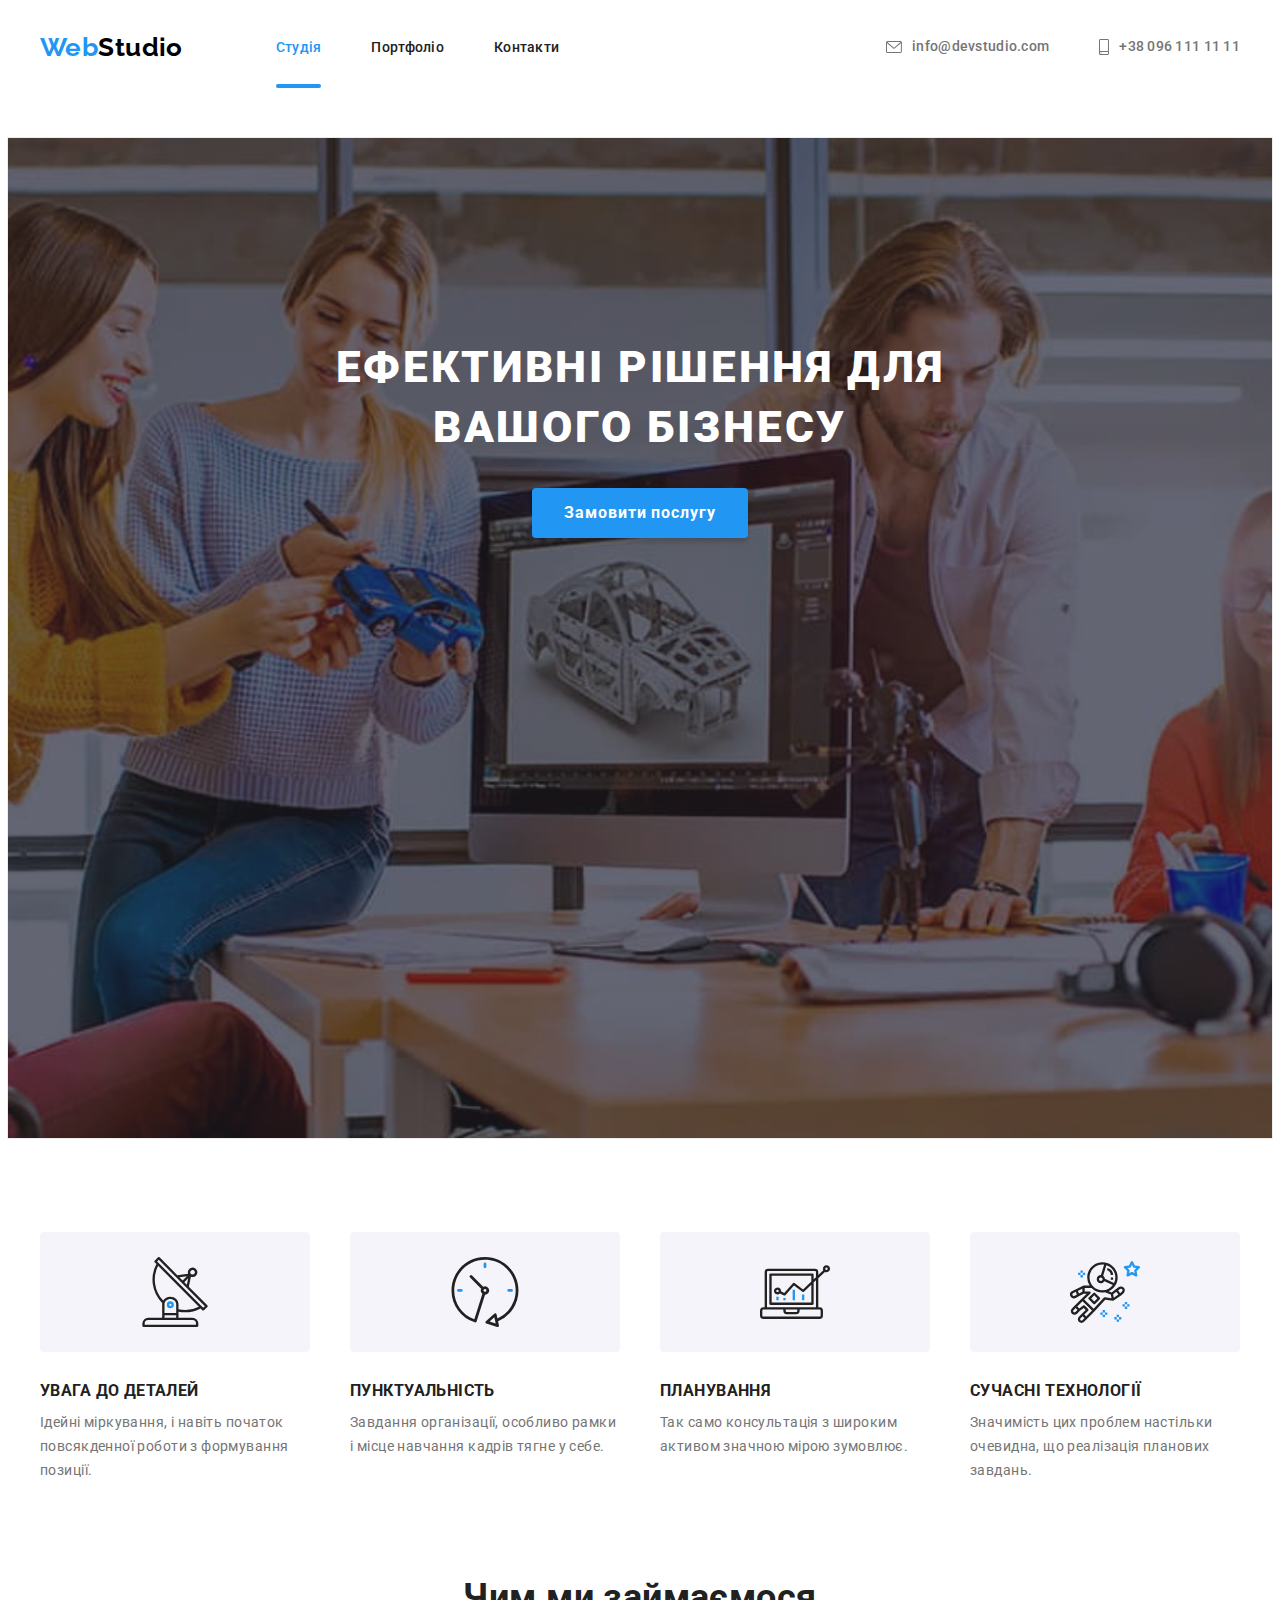
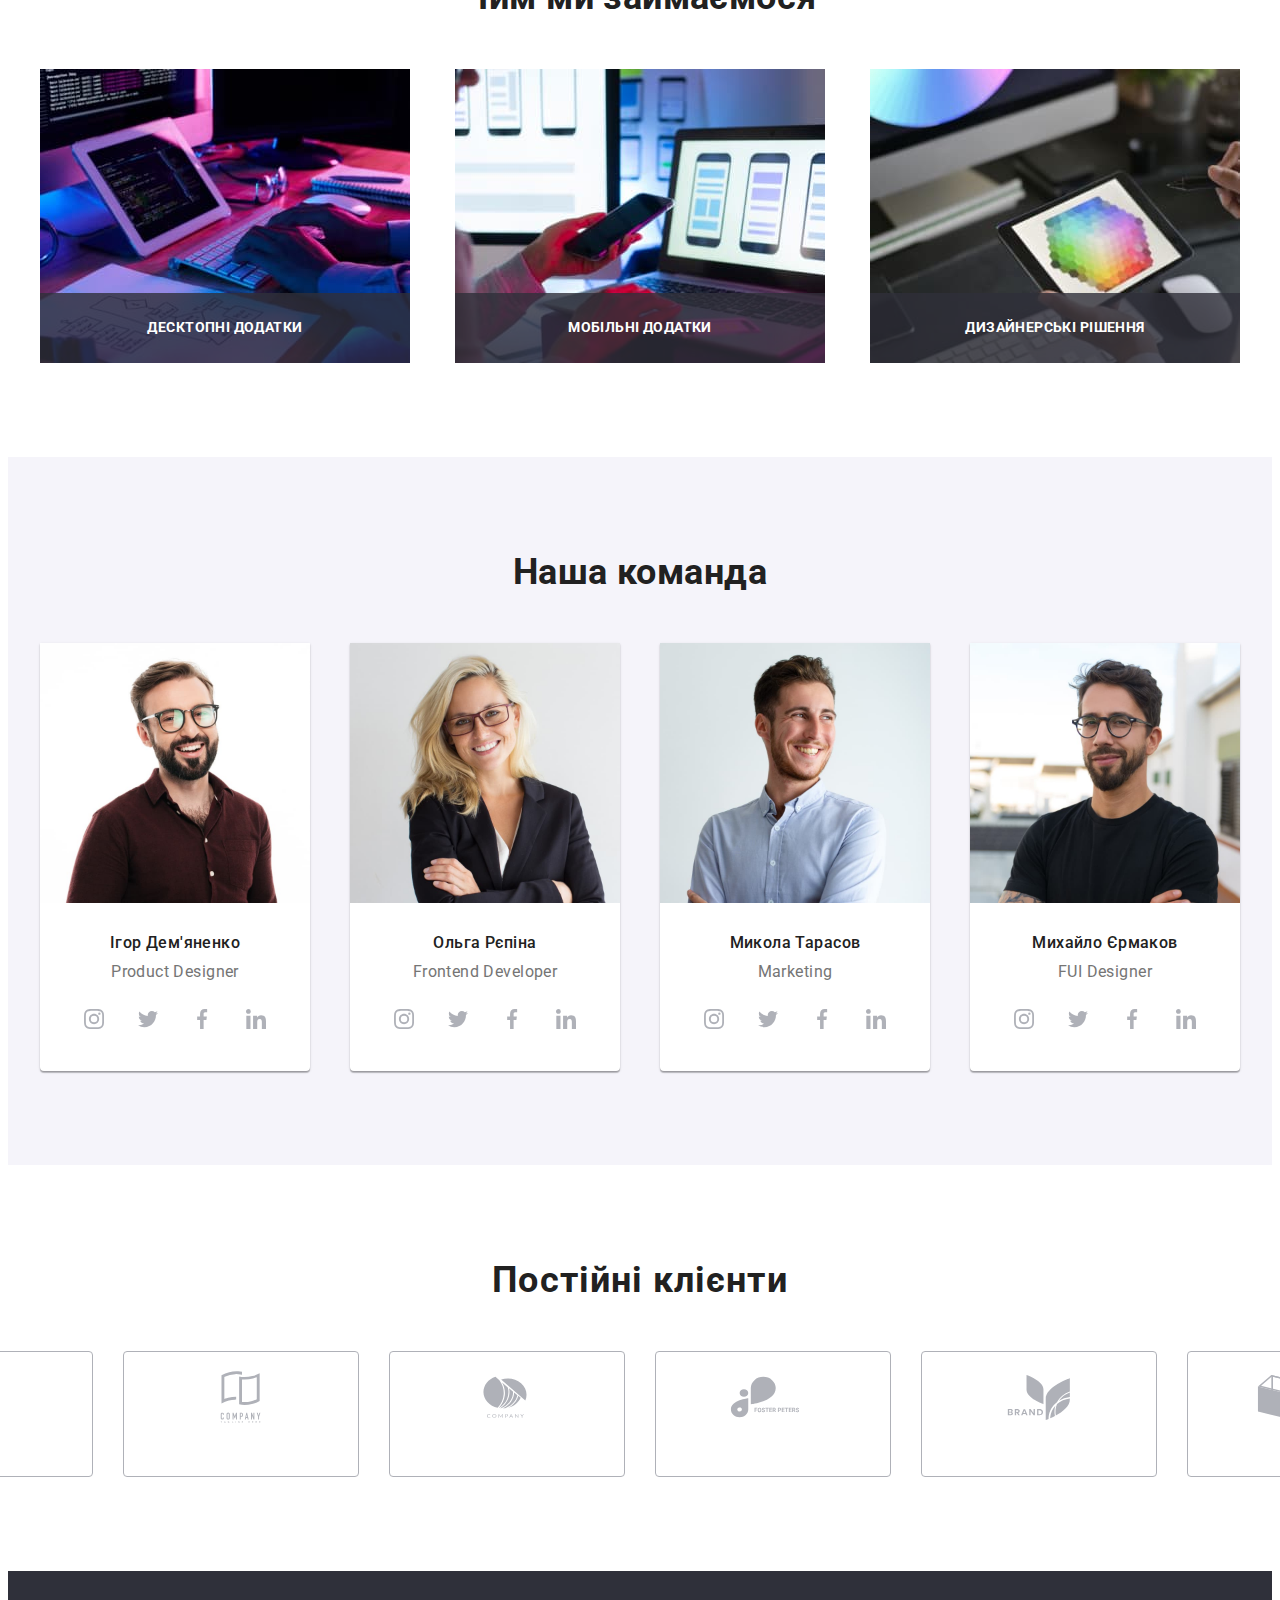
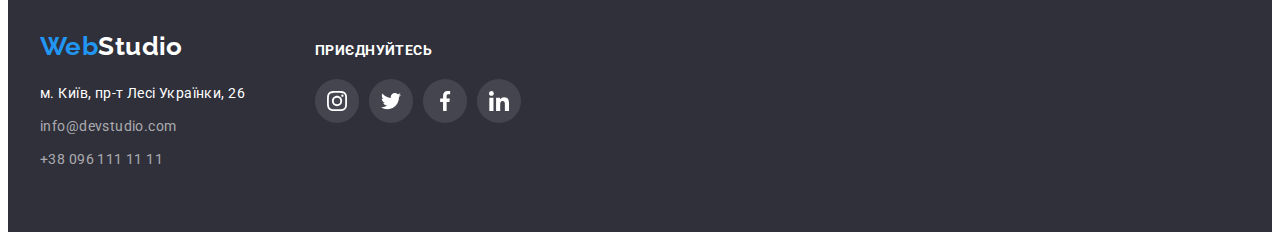
<file: index.html>
<!DOCTYPE html>
<html lang="uk">
  <head>
    <meta charset="UTF-8" />
    <meta http-equiv="X-UA-Compatible" content="IE=edge" />
    <meta name="viewport" content="width=device-width, initial-scale=1.0" />
    <title>WebStudio</title>
    <link
      href="https://fonts.googleapis.com/css2?family=Raleway:wght@700&family=Roboto:wght@400;500;700;900&display=swap"
      rel="stylesheet"
    />
    <link
      rel="stylesheet"
      href="https://cdnjs.cloudflare.com/ajax/libs/modern-normalize/1.1.0/modern-normalize.min.css"
      integrity="sha512-wpPYUAdjBVSE4KJnH1VR1HeZfpl1ub8YT/NKx4PuQ5NmX2tKuGu6U/JRp5y+Y8XG2tV+wKQpNHVUX03MfMFn9Q=="
      crossorigin="anonymous"
      referrerpolicy="no-referrer"
    />
    <link rel="stylesheet" href="./css/styles.css" />
  </head>

  <body>
    <header class="page-head">
      <div class="container page-header">
        <nav class="inform">
          <a class="web" href="./index.html">
            <span class="logo">Web</span>Studio
          </a>
          <ul class="site-nav">
            <li class="site-nav-link">
              <a href="./index.html" class="link current">Студія</a>
            </li>
            <li class="site-nav-link">
              <a href="./portfolio.html" class="link">Портфоліо</a>
            </li>
            <li class="site-nav-link"><a href="/" class="link">Контакти</a></li>
          </ul>
        </nav>
        <ul class="inform">
          <li class="inform-mail">
            <a href="mailto:info@devstudio.com" class="mail">
              <svg class="envelope" width="16px" height="12px">
                <use href="./images/symbol-defs.svg#icon-envelope"></use>
              </svg>
              info@devstudio.com
            </a>
          </li>
          <li class="inform-tel">
            <a href="tel:+380961111111" class="tel">
              <svg class="telephone" width="10px" height="16px">
                <use href="./images/symbol-defs.svg#icon-telephone"></use>
              </svg>
              +38 096 111 11 11
            </a>
          </li>
        </ul>
      </div>
    </header>

    <main>
      <section class="decision overlay">
        <div class="container">
          <h1 class="business">Ефективні рішення для вашого бізнесу</h1>
          <button type="button" class="button" data-modal-open>
            Замовити послугу
          </button>
        </div>
      </section>

      <section class="characteristic">
        <div class="container">
          <h2 class="visually-hidden">Особливості</h2>
          <ul class="section-features">
            <li>
              <div class="features-link">
                <svg class="features-link-icon" width="70px" height="70px">
                  <use href="./images/symbol-defs.svg#icon-detail"></use>
                </svg>
              </div>
              <h3 class="title">Увага до деталей</h3>
              <p class="text">
                Ідейні міркування, і навіть початок повсякденної роботи з
                формування позиції.
              </p>
            </li>
            <li>
              <div class="features-link">
                <svg class="features-link-icon" width="70px" height="70px">
                  <use href="./images/symbol-defs.svg#icon-punctual"></use>
                </svg>
              </div>
              <h3 class="title">Пунктуальність</h3>
              <p class="text">
                Завдання організації, особливо рамки і місце навчання кадрів
                тягне у себе.
              </p>
            </li>
            <li>
              <div class="features-link">
                <svg class="features-link-icon" width="70px" height="70px">
                  <use href="./images/symbol-defs.svg#icon-plan"></use>
                </svg>
              </div>
              <h3 class="title">Планування</h3>
              <p class="text">
                Так само консультація з широким активом значною мірою зумовлює.
              </p>
            </li>
            <li>
              <div class="features-link">
                <svg class="features-link-icon" width="70px" height="70px">
                  <use href="./images/symbol-defs.svg#icon-tehnology"></use>
                </svg>
              </div>
              <h3 class="title">Сучасні технології</h3>
              <p class="text">
                Значимість цих проблем настільки очевидна, що реалізація
                планових завдань.
              </p>
            </li>
          </ul>
        </div>
      </section>

      <section class="work">
        <div class="container">
          <h3 class="sens">Чим ми займаємося</h3>
          <ul class="work-pic">
            <li class="image-labels">
              <img src="./images/img1.jpg" alt="клавіатура" width="370" />
              <p class="labels">Десктопні додатки</p>
            </li>
            <li class="image-labels">
              <img src="./images/img2.jpg" alt="ноут" width="370" />
              <p class="labels">Мобільні додатки</p>
            </li>
            <li class="image-labels">
              <img src="./images/img3.jpg" alt="планшет" width="370" />
              <p class="labels">Дизайнерські рішення</p>
            </li>
          </ul>
        </div>
      </section>
      <section class="all-team">
        <div class="container">
          <h2 class="team">Наша команда</h2>
          <ul class="people">
            <li class="card">
              <img src="./images/img4.jpg" alt="Ігор Дем'яненко" width="270" />
              <div class="box">
                <h3 class="name">Ігор Дем'яненко</h3>
                <p class="profession">Product Designer</p>
                <ul class="social-list">
                  <li class="social-list-item">
                    <a href="" class="social-list-link">
                      <svg class="social-list-icon" width="20px" height="20px">
                        <use
                          href="./images/symbol-defs.svg#icon-instagram"
                        ></use>
                      </svg>
                    </a>
                  </li>
                  <li class="social-list-item">
                    <a href="" class="social-list-link">
                      <svg class="social-list-icon" width="20px" height="20px">
                        <use href="./images/symbol-defs.svg#icon-twitter"></use>
                      </svg>
                    </a>
                  </li>
                  <li class="social-list-item">
                    <a href="" class="social-list-link">
                      <svg class="social-list-icon" width="20px" height="20px">
                        <use
                          href="./images/symbol-defs.svg#icon-facebook"
                        ></use>
                      </svg>
                    </a>
                  </li>
                  <li class="social-list-item">
                    <a href="" class="social-list-link">
                      <svg class="social-list-icon" width="20px" height="20px">
                        <use
                          href="./images/symbol-defs.svg#icon-linkedin"
                        ></use>
                      </svg>
                    </a>
                  </li>
                </ul>
              </div>
            </li>
            <li class="card">
              <img src="./images/img5.jpg" alt="Ольга Рєпіна" width="270" />
              <div class="box">
                <h3 class="name">Ольга Рєпіна</h3>
                <p class="profession">Frontend Developer</p>
                <ul class="social-list">
                  <li class="social-list-item">
                    <a href="" class="social-list-link">
                      <svg class="social-list-icon" width="20px" height="20px">
                        <use
                          href="./images/symbol-defs.svg#icon-instagram"
                        ></use>
                      </svg>
                    </a>
                  </li>
                  <li class="social-list-item">
                    <a href="" class="social-list-link">
                      <svg class="social-list-icon" width="20px" height="20px">
                        <use href="./images/symbol-defs.svg#icon-twitter"></use>
                      </svg>
                    </a>
                  </li>
                  <li class="social-list-item">
                    <a href="" class="social-list-link">
                      <svg class="social-list-icon" width="20px" height="20px">
                        <use
                          href="./images/symbol-defs.svg#icon-facebook"
                        ></use>
                      </svg>
                    </a>
                  </li>
                  <li class="social-list-item">
                    <a href="" class="social-list-link">
                      <svg class="social-list-icon" width="20px" height="20px">
                        <use
                          href="./images/symbol-defs.svg#icon-linkedin"
                        ></use>
                      </svg>
                    </a>
                  </li>
                </ul>
              </div>
            </li>
            <li class="card">
              <img src="./images/img6.jpg" alt="Микола Тарасов" width="270" />
              <div class="box">
                <h3 class="name">Микола Тарасов</h3>
                <p class="profession">Marketing</p>
                <ul class="social-list">
                  <li class="social-list-item">
                    <a href="" class="social-list-link">
                      <svg class="social-list-icon" width="20px" height="20px">
                        <use
                          href="./images/symbol-defs.svg#icon-instagram"
                        ></use>
                      </svg>
                    </a>
                  </li>
                  <li class="social-list-item">
                    <a href="" class="social-list-link">
                      <svg class="social-list-icon" width="20px" height="20px">
                        <use href="./images/symbol-defs.svg#icon-twitter"></use>
                      </svg>
                    </a>
                  </li>
                  <li class="social-list-item">
                    <a href="" class="social-list-link">
                      <svg class="social-list-icon" width="20px" height="20px">
                        <use
                          href="./images/symbol-defs.svg#icon-facebook"
                        ></use>
                      </svg>
                    </a>
                  </li>
                  <li class="social-list-item">
                    <a href="" class="social-list-link">
                      <svg class="social-list-icon" width="20px" height="20px">
                        <use
                          href="./images/symbol-defs.svg#icon-linkedin"
                        ></use>
                      </svg>
                    </a>
                  </li>
                </ul>
              </div>
            </li>
            <li class="card">
              <img src="./images/img7.jpg" alt="Михайло Єрмаков" width="270" />
              <div class="box">
                <h3 class="name">Михайло Єрмаков</h3>
                <p class="profession">FUI Designer</p>
                <ul class="social-list">
                  <li class="social-list-item">
                    <a href="" class="social-list-link">
                      <svg class="social-list-icon" width="20px" height="20px">
                        <use
                          href="./images/symbol-defs.svg#icon-instagram"
                        ></use>
                      </svg>
                    </a>
                  </li>
                  <li class="social-list-item">
                    <a href="" class="social-list-link">
                      <svg class="social-list-icon" width="20px" height="20px">
                        <use href="./images/symbol-defs.svg#icon-twitter"></use>
                      </svg>
                    </a>
                  </li>
                  <li class="social-list-item">
                    <a href="" class="social-list-link">
                      <svg class="social-list-icon" width="20px" height="20px">
                        <use
                          href="./images/symbol-defs.svg#icon-facebook"
                        ></use>
                      </svg>
                    </a>
                  </li>
                  <li class="social-list-item">
                    <a href="" class="social-list-link">
                      <svg class="social-list-icon" width="20px" height="20px">
                        <use
                          href="./images/symbol-defs.svg#icon-linkedin"
                        ></use>
                      </svg>
                    </a>
                  </li>
                </ul>
              </div>
            </li>
          </ul>
        </div>
      </section>
      <section class="all-clients">
        <div class="container">
          <h2 class="clients">Постійні клієнти</h2>
          <ul class="clients-icon">
            <li class="clients-list">
              <a href="" class="clients-link">
                <svg class="clients-link-icon" width="106px" height="60px">
                  <use href="./images/symbol-defs.svg#icon-client1"></use>
                </svg>
              </a>
            </li>
            <li class="clients-list">
              <a href="" class="clients-link">
                <svg class="clients-link-icon" width="106px" height="60px">
                  <use href="./images/symbol-defs.svg#icon-client2"></use>
                </svg>
              </a>
            </li>
            <li class="clients-list">
              <a href="" class="clients-link">
                <svg class="clients-link-icon" width="106px" height="60px">
                  <use href="./images/symbol-defs.svg#icon-client3"></use>
                </svg>
              </a>
            </li>
            <li class="clients-list">
              <a href="" class="clients-link">
                <svg class="clients-link-icon" width="106px" height="60px">
                  <use href="./images/symbol-defs.svg#icon-client4"></use>
                </svg>
              </a>
            </li>
            <li class="clients-list">
              <a href="" class="clients-link">
                <svg class="clients-link-icon" width="106px" height="60px">
                  <use href="./images/symbol-defs.svg#icon-client5"></use>
                </svg>
              </a>
            </li>
            <li class="clients-list">
              <a href="" class="clients-link">
                <svg class="clients-link-icon" width="106px" height="60px">
                  <use href="./images/symbol-defs.svg#icon-client6"></use>
                </svg>
              </a>
            </li>
          </ul>
        </div>
      </section>
    </main>

    <footer class="info">
      <div class="container down">
        <div class="box-adress">
          <a class="weblogo" href="./index.html">
            <span class="logoweb">Web</span>Studio
          </a>
          <address class="place">
            <ul class="information">
              <li>
                <a
                  href="https://goo.gl/maps/CPtrU1FHBa2aNyZL9"
                  target="_blank"
                  rel="noopener noreferrer nofollow"
                  class="address"
                  >м. Київ, пр-т Лесі Українки, 26</a
                >
              </li>
              <li>
                <a href="mailto:info@devstudio.com" class="e-mail"
                  >info@devstudio.com</a
                >
              </li>
              <li>
                <a href="tel:+380961111111" class="number">+38 096 111 11 11</a>
              </li>
            </ul>
          </address>
        </div>
        <div class="box-link">
          <p class="link-down">Приєднуйтесь</p>
          <ul class="social-list-down">
            <li class="social-list-item-down">
              <a href="" class="social-list-link-down">
                <svg class="social-list-icon-down" width="20px" height="20px">
                  <use href="./images/symbol-defs.svg#icon-instagram"></use>
                </svg>
              </a>
            </li>
            <li class="social-list-item-down">
              <a href="" class="social-list-link-down">
                <svg class="social-list-icon-down" width="20px" height="20px">
                  <use href="./images/symbol-defs.svg#icon-twitter"></use>
                </svg>
              </a>
            </li>
            <li class="social-list-item-down">
              <a href="" class="social-list-link-down">
                <svg class="social-list-icon-down" width="20px" height="20px">
                  <use href="./images/symbol-defs.svg#icon-facebook"></use>
                </svg>
              </a>
            </li>
            <li class="social-list-item-down">
              <a href="" class="social-list-link-down">
                <svg class="social-list-icon-down" width="20px" height="20px">
                  <use href="./images/symbol-defs.svg#icon-linkedin"></use>
                </svg>
              </a>
            </li>
          </ul>
        </div>
      </div>
    </footer>
    <div class="backdrop is-hidden" data-modal>
      <div class="modal">
        <button type="button" class="close" data-modal-close>
          <svg class="modal-close-button" width="11" height="11">
            <use href="./images/symbol-defs.svg#icon-close"></use>
          </svg>
        </button>
      </div>
    </div>
    <script src="./js/modal.js"></script>
  </body>
</html>
</file>
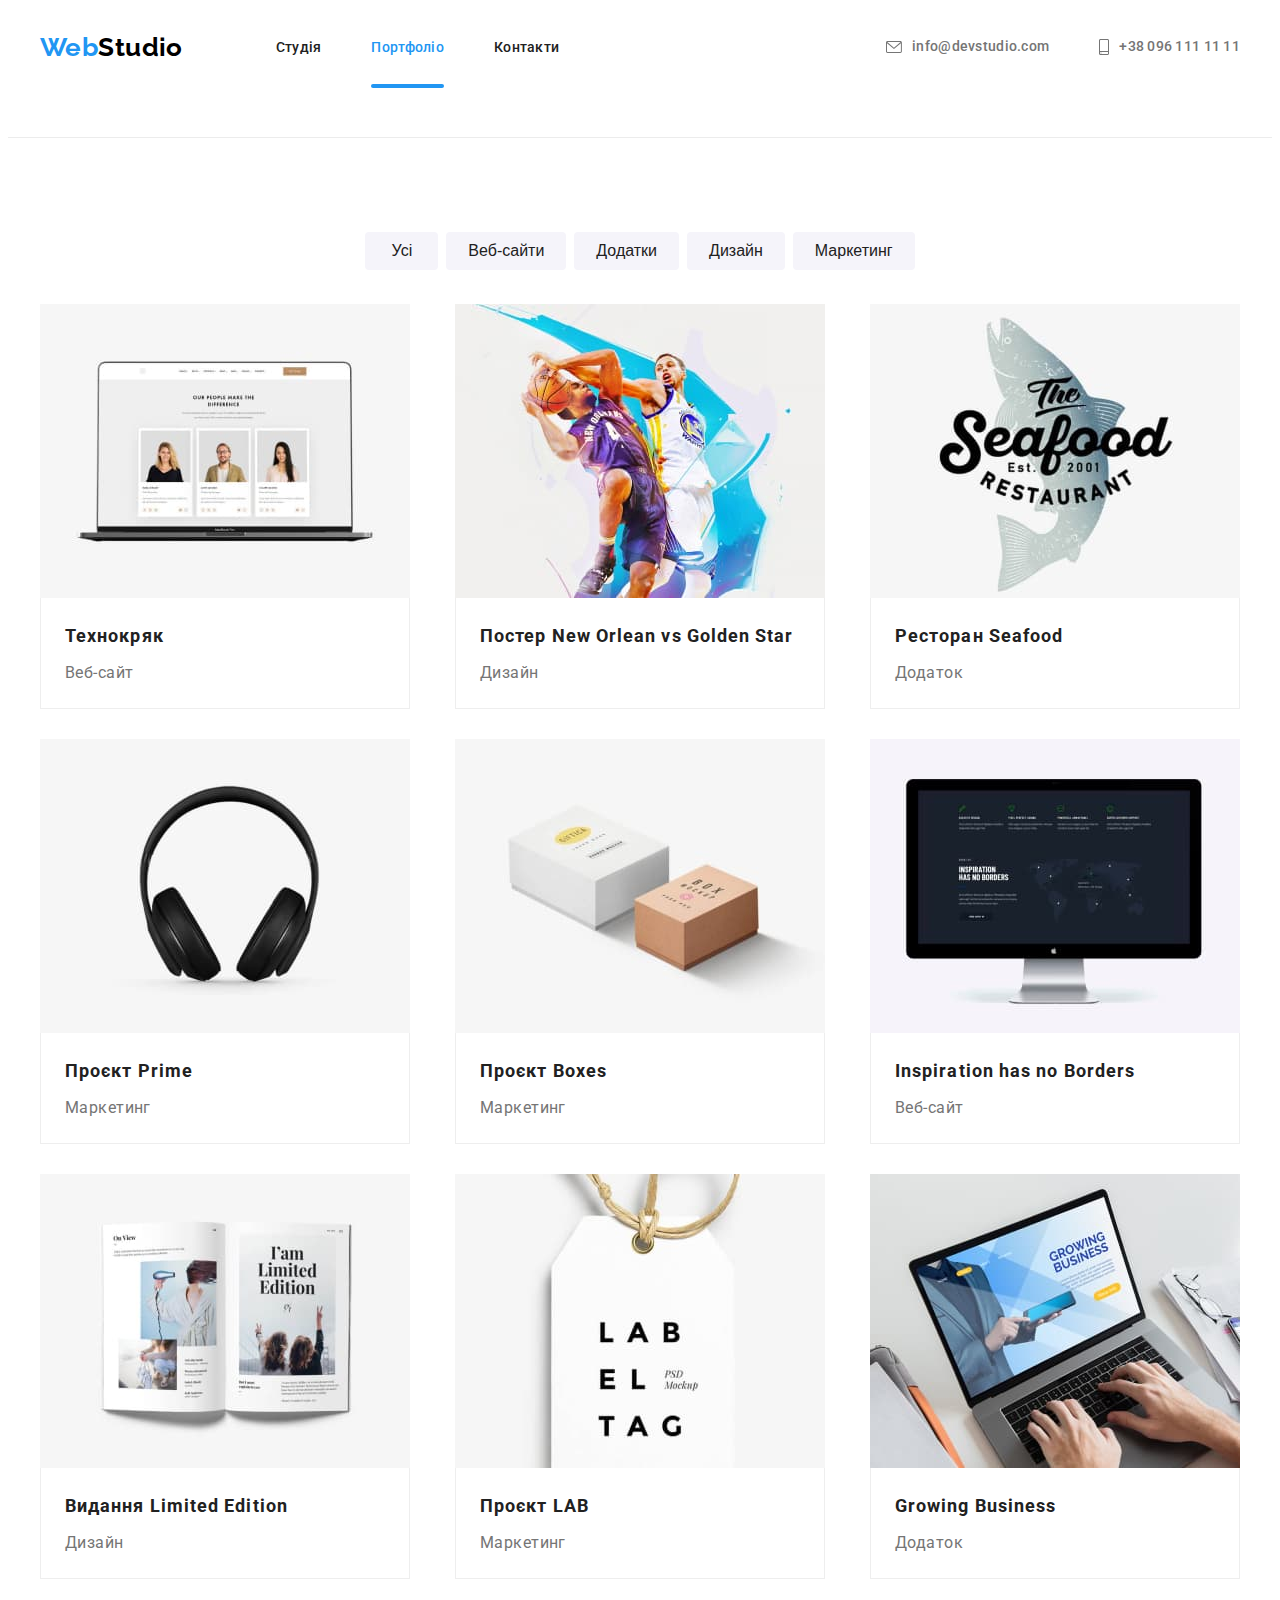
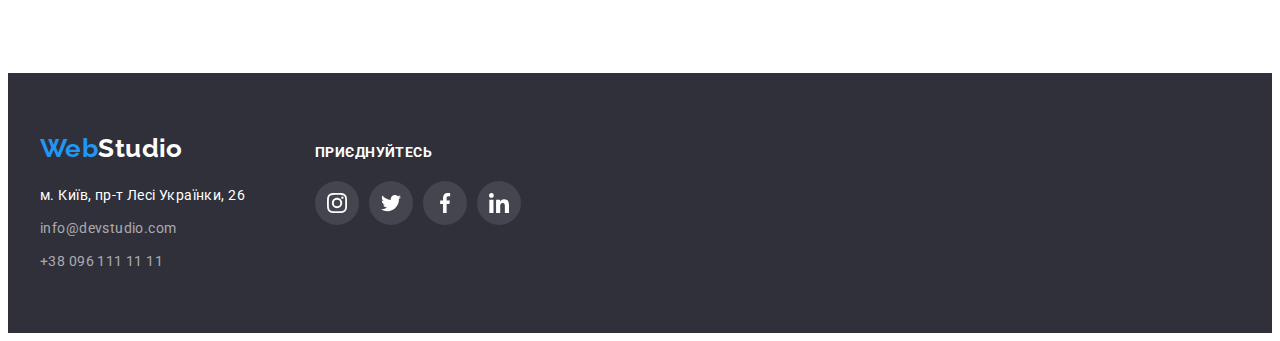
<file: portfolio.html>
<!DOCTYPE html>
<html lang="uk">
  <head>
    <meta charset="UTF-8" />
    <meta http-equiv="X-UA-Compatible" content="IE=edge" />
    <meta name="viewport" content="width=device-width, initial-scale=1.0" />
    <title>WebStudio</title>
    <link
      href="https://fonts.googleapis.com/css2?family=Raleway:wght@700&family=Roboto:wght@400;500;700;900&display=swap"
      rel="stylesheet"
    />
    <link
      rel="stylesheet"
      href="https://cdnjs.cloudflare.com/ajax/libs/modern-normalize/1.1.0/modern-normalize.min.css"
      integrity="sha512-wpPYUAdjBVSE4KJnH1VR1HeZfpl1ub8YT/NKx4PuQ5NmX2tKuGu6U/JRp5y+Y8XG2tV+wKQpNHVUX03MfMFn9Q=="
      crossorigin="anonymous"
      referrerpolicy="no-referrer"
    />
    <link rel="stylesheet" href="./css/styles.css" />
  </head>

  <body>
    <header class="page-head">
      <div class="container page-header">
        <nav class="inform">
          <a class="web" href="./index.html">
            <span class="logo">Web</span>Studio
          </a>
          <ul class="site-nav">
            <li class="site-nav-link">
              <a href="./index.html" class="link">Студія</a>
            </li>
            <li class="site-nav-link">
              <a href="./portfolio.html" class="link current">Портфоліо</a>
            </li>
            <li class="site-nav-link"><a href="/" class="link">Контакти</a></li>
          </ul>
        </nav>
        <ul class="inform">
          <li class="inform-mail">
            <a href="mailto:info@devstudio.com" class="mail">
              <svg class="envelope" width="16px" height="12px">
                <use href="./images/symbol-defs.svg#icon-envelope"></use>
              </svg>
              info@devstudio.com
            </a>
          </li>
          <li class="inform-tel">
            <a href="tel:+380961111111" class="tel">
              <svg class="telephone" width="10px" height="16px">
                <use href="./images/symbol-defs.svg#icon-telephone"></use>
              </svg>
              +38 096 111 11 11
            </a>
          </li>
        </ul>
      </div>
    </header>

    <main>
      <section class="portfolio">
        <div class="container">
          <h1 class="visually-hidden">Портфоліо</h1>
          <ul class="all-button">
            <li class="top">
              <button class="button" type="button">Усі</button>
            </li>
            <li class="top">
              <button class="button" type="button">Веб-сайти</button>
            </li>
            <li class="top">
              <button class="button" type="button">Додатки</button>
            </li>
            <li class="top">
              <button class="button" type="button">Дизайн</button>
            </li>
            <li class="top">
              <button class="button" type="button">Маркетинг</button>
            </li>
          </ul>
          <ul class="all">
            <li>
              <a href="" class="box-text">
                <div class="images-overlay">
                  <img src="./images/img8.jpg" alt="Технокряк" width="370" />
                  <p class="overlay-portfolio">
                    Ресурс пропонує комплексні пропозиції з різним рівнем
                    функціоналу та сервісів. Все це дозволить відвідувачу
                    отримати вичерпні відомості про компанію чи приватну особу.
                  </p>
                </div>
                <div class="box-pic">
                  <h2 class="about">Технокряк</h2>
                  <p class="what">Веб-сайт</p>
                </div>
              </a>
            </li>
            <li>
              <a href="" class="box-text">
                <div class="images-overlay">
                  <img src="./images/img9.jpg" alt="Постер" width="370" />
                  <p class="overlay-portfolio">
                    Ресурс пропонує комплексні пропозиції з різним рівнем
                    функціоналу та сервісів. Все це дозволить відвідувачу
                    отримати вичерпні відомості про компанію чи приватну особу.
                  </p>
                </div>
                <div class="box-pic">
                  <h2 class="about">Постер New Orlean vs Golden Star</h2>
                  <p class="what">Дизайн</p>
                </div>
              </a>
            </li>
            <li>
              <a href="" class="box-text">
                <div class="images-overlay">
                  <img src="./images/img10.jpg" alt="Ресторан" width="370" />
                  <p class="overlay-portfolio">
                    Ресурс пропонує комплексні пропозиції з різним рівнем
                    функціоналу та сервісів. Все це дозволить відвідувачу
                    отримати вичерпні відомості про компанію чи приватну особу.
                  </p>
                </div>
                <div class="box-pic">
                  <h2 class="about">Ресторан Seafood</h2>
                  <p class="what">Додаток</p>
                </div>
              </a>
            </li>
            <li>
              <a href="" class="box-text">
                <div class="images-overlay">
                  <img
                    src="./images/img11.jpg"
                    alt="Проєкт Prime"
                    width="370"
                  />
                  <p class="overlay-portfolio">
                    Ресурс пропонує комплексні пропозиції з різним рівнем
                    функціоналу та сервісів. Все це дозволить відвідувачу
                    отримати вичерпні відомості про компанію чи приватну особу.
                  </p>
                </div>
                <div class="box-pic">
                  <h2 class="about">Проєкт Prime</h2>
                  <p class="what">Маркетинг</p>
                </div>
              </a>
            </li>
            <li>
              <a href="" class="box-text">
                <div class="images-overlay">
                  <img
                    src="./images/img12.jpg"
                    alt="Проєкт Boxes"
                    width="370"
                  />
                  <p class="overlay-portfolio">
                    Ресурс пропонує комплексні пропозиції з різним рівнем
                    функціоналу та сервісів. Все це дозволить відвідувачу
                    отримати вичерпні відомості про компанію чи приватну особу.
                  </p>
                </div>
                <div class="box-pic">
                  <h2 class="about">Проєкт Boxes</h2>
                  <p class="what">Маркетинг</p>
                </div>
              </a>
            </li>
            <li>
              <a href="" class="box-text">
                <div class="images-overlay">
                  <img src="./images/img13.jpg" alt="Inspiration" width="370" />
                  <p class="overlay-portfolio">
                    Ресурс пропонує комплексні пропозиції з різним рівнем
                    функціоналу та сервісів. Все це дозволить відвідувачу
                    отримати вичерпні відомості про компанію чи приватну особу.
                  </p>
                </div>
                <div class="box-pic">
                  <h2 class="about">Inspiration has no Borders</h2>
                  <p class="what">Веб-сайт</p>
                </div>
              </a>
            </li>
            <li>
              <a href="" class="box-text">
                <div class="images-overlay">
                  <img src="./images/img14.jpg" alt="Видання" width="370" />
                  <p class="overlay-portfolio">
                    Ресурс пропонує комплексні пропозиції з різним рівнем
                    функціоналу та сервісів. Все це дозволить відвідувачу
                    отримати вичерпні відомості про компанію чи приватну особу.
                  </p>
                </div>
                <div class="box-pic">
                  <h2 class="about">Видання Limited Edition</h2>
                  <p class="what">Дизайн</p>
                </div>
              </a>
            </li>
            <li>
              <a href="" class="box-text">
                <div class="images-overlay">
                  <img src="./images/img15.jpg" alt="Проєкт LAB" width="370" />
                  <p class="overlay-portfolio">
                    Ресурс пропонує комплексні пропозиції з різним рівнем
                    функціоналу та сервісів. Все це дозволить відвідувачу
                    отримати вичерпні відомості про компанію чи приватну особу.
                  </p>
                </div>
                <div class="box-pic">
                  <h2 class="about">Проєкт LAB</h2>
                  <p class="what">Маркетинг</p>
                </div>
              </a>
            </li>
            <li>
              <a href="" class="box-text">
                <div class="images-overlay">
                  <img
                    src="./images/img16.jpg"
                    alt="Growing Business"
                    width="370"
                  />
                  <p class="overlay-portfolio">
                    Ресурс пропонує комплексні пропозиції з різним рівнем
                    функціоналу та сервісів. Все це дозволить відвідувачу
                    отримати вичерпні відомості про компанію чи приватну особу.
                  </p>
                </div>
                <div class="box-pic">
                  <h2 class="about">Growing Business</h2>
                  <p class="what">Додаток</p>
                </div>
              </a>
            </li>
          </ul>
        </div>
      </section>
    </main>
    <footer class="info">
      <div class="container down">
        <div class="box-adress">
          <a class="weblogo" href="./index.html">
            <span class="logoweb">Web</span>Studio
          </a>
          <address class="place">
            <ul class="information">
              <li>
                <a
                  href="https://goo.gl/maps/CPtrU1FHBa2aNyZL9"
                  target="_blank"
                  rel="noopener noreferrer nofollow"
                  class="address"
                  >м. Київ, пр-т Лесі Українки, 26</a
                >
              </li>
              <li>
                <a href="mailto:info@devstudio.com" class="e-mail"
                  >info@devstudio.com</a
                >
              </li>
              <li>
                <a href="tel:+380961111111" class="number">+38 096 111 11 11</a>
              </li>
            </ul>
          </address>
        </div>
        <div class="box-link">
          <h2 class="link-down">Приєднуйтесь</h2>
          <ul class="social-list-down">
            <li class="social-list-item-down">
              <a href="" class="social-list-link-down">
                <svg class="social-list-icon-down" width="20px" height="20px">
                  <use href="./images/symbol-defs.svg#icon-instagram"></use>
                </svg>
              </a>
            </li>
            <li class="social-list-item-down">
              <a href="" class="social-list-link-down">
                <svg class="social-list-icon-down" width="20px" height="20px">
                  <use href="./images/symbol-defs.svg#icon-twitter"></use>
                </svg>
              </a>
            </li>
            <li class="social-list-item-down">
              <a href="" class="social-list-link-down">
                <svg class="social-list-icon-down" width="20px" height="20px">
                  <use href="./images/symbol-defs.svg#icon-facebook"></use>
                </svg>
              </a>
            </li>
            <li class="social-list-item-down">
              <a href="" class="social-list-link-down">
                <svg class="social-list-icon-down" width="20px" height="20px">
                  <use href="./images/symbol-defs.svg#icon-linkedin"></use>
                </svg>
              </a>
            </li>
          </ul>
        </div>
      </div>
    </footer>
  </body>
</html>
</file>
<file: css/styles.css>
:root {
  --primary-text-color: #757575;
  --title-text-color: #212121;
  --accent-color: #2196f3;
  --primary-white-color: #ffffff;
  --secondary-white-color: rgba(255, 255, 255, 0.6);
  --secondary-black-color: #000000;
  --primary-background-color: #f5f5f5;
  --secondary-background-color: #2f303a;
  --social-link-color: #afb1b8;
}
/* main page */
h1,
h2,
h3,
h4,
h5,
h6,
p {
  margin-top: 0;
  margin-bottom: 0;
}
ul {
  margin-top: 0;
  margin-bottom: 0;
  padding-left: 0;
}
img {
  display: block;
}
body {
  font-size: 14px;
  font-family: Roboto, sans-serif;
  letter-spacing: 0.03em;
  color: var(--primary-text-color);
  background-color: var(--primary-white-color);
}
ul {
  list-style: none;
}
.visually-hidden {
  position: absolute;
  white-space: nowrap;
  width: 1px;
  height: 1px;
  overflow: hidden;
  border: 0;
  padding: 0;
  clip: rect(0 0 0 0);
  clip-path: inset(50%);
  margin: -1px;
}
.container {
  margin-left: auto;
  margin-right: auto;
  width: 1200px;
  padding-left: 15px;
  padding-right: 15px;
}

/* nav */
.page-head {
  padding-top: 24px;
  padding-bottom: 25px;
  height: 80px;
  border-bottom: 1px solid #ececec;
}
.page-header {
  display: flex;
  align-items: center;
  justify-content: space-between;
}
.web {
  color: var(--secondary-black-color);
  font-family: Raleway;
  font-weight: 700;
  font-size: 26px;
  line-height: 1.19;
  text-decoration: none;
  margin-right: 93px;
}
.logo {
  color: var(--accent-color);
}
.site-nav {
  display: flex;
  align-items: center;
}
.inform {
  display: flex;
  align-items: center;
}
.site-nav .link.current {
  color: var(--accent-color);
  font-weight: 500;
  line-height: 1.14;
  letter-spacing: 0.02em;
  position: relative;
}
.site-nav .link.current::after {
  content: "";
  position: absolute;
  display: block;
  background-color: var(--accent-color);
  width: 100%;
  height: 4px;
  border-radius: 2px;
  margin-top: 28px;
}
.site-nav .link {
  color: var(--title-text-color);
  font-weight: 500;
  line-height: 1.14;
  letter-spacing: 0.02em;
  text-decoration: none;
}
.site-nav .link:hover,
.site-nav .link:focus {
  color: var(--accent-color);
  transition: color 250ms cubic-bezier(0.4, 0, 0.2, 1);
}
.site-nav-link:not(:last-child) {
  margin-right: 50px;
}
.inform-mail {
  margin-right: 50px;
}
.mail,
.tel {
  display: flex;
  align-items: center;
  color: var(--primary-text-color);
  font-weight: 500;
  line-height: 1.14;
  letter-spacing: 0.02em;
  text-decoration: none;
  fill: currentColor;
  transition: color 250ms cubic-bezier(0.4, 0, 0.2, 1);
}
.mail:hover,
.mail:focus,
.mail:active,
.tel:hover,
.tel:focus,
.tel:active {
  color: var(--accent-color);
}
.envelope {
  margin-right: 10px;
  transition: fill 250ms cubic-bezier(0.4, 0, 0.2, 1);
}
.telephone {
  margin-right: 10px;
  transition: fill 250ms cubic-bezier(0.4, 0, 0.2, 1);
}
.envelope:hover,
.envelope:focus,
.envelope:active,
.telephone:hover,
.telephone:focus,
.telephone:active {
  fill: var(--accent-color);
}

/* кнопка*/
.decision {
  padding-top: 200px;
  padding-bottom: 200px;
  text-align: center;
}

.overlay {
  background-color: #c4c4c4;
  max-width: 1600px;
  height: 600px;
  margin-left: auto;
  margin-right: auto;
  outline: 1px solid #ececec;
  background-image: linear-gradient(
      rgba(47, 48, 58, 0.4),
      rgba(47, 48, 58, 0.4)
    ),
    url(../images/background.jpg);
  background-repeat: no-repeat;
  background-position: center;
  background-size: cover;
  background-clip: border-box;
}
.decision .business {
  color: var(--primary-white-color);
  font-weight: 900;
  font-size: 44px;
  line-height: 1.36;
  text-align: center;
  letter-spacing: 0.06em;
  text-transform: uppercase;
  margin-left: auto;
  margin-right: auto;
  width: 696px;
  margin-bottom: 30px;
}
.decision .button {
  background-color: var(--accent-color);
  color: var(--primary-white-color);
  font-weight: 700;
  font-size: 16px;
  line-height: 1.87;
  letter-spacing: 0.06em;
  box-shadow: 0px 4px 4px rgba(0, 0, 0, 0.15);
  border-radius: 4px;
  cursor: pointer;
  font-family: inherit;
  min-width: 216px;
  min-height: 50px;
  border: transparent;
  justify-content: center;
  padding: 10px 32px;
  transition: background-color 250ms cubic-bezier(0.4, 0, 0.2, 1);
}
.decision .button:hover,
.decision .button:focus,
.decision .button:active {
  background-color: #188ce8;
  font-weight: 700;
  font-size: 16px;
  line-height: 1.87;
  letter-spacing: 0.06em;
  box-shadow: 0px 4px 4px rgba(0, 0, 0, 0.15);
  border-radius: 4px;
  border: transparent;
}

/* Особливості */
.characteristic {
  padding-top: 94px;
  padding-bottom: 94px;
}
.section-features {
  display: flex;
  justify-content: space-between;
}
.characteristic .title {
  color: var(--title-text-color);
  font-weight: 700;
  line-height: 1.14;
  text-transform: uppercase;
}
.characteristic .text {
  color: var(--primary-text-color);
  line-height: 1.71;
  width: 270px;
}
.title {
  margin-bottom: 10px;
}
.features-link {
  display: flex;
  justify-content: center;
  background: #f5f4fa;
  border-radius: 4px;
  width: 270px;
  height: 120px;
  align-items: center;
  margin-bottom: 30px;
}
.features-link-icon {
  fill: var(--title-text-color);
}
/* Чим ми займаємося */

.work {
  padding-bottom: 94px;
}
.sens {
  color: var(--title-text-color);
  text-align: center;
  font-weight: 700;
  font-size: 36px;
  line-height: 1.17;
  text-align: center;
  margin-bottom: 50px;
}
.work-pic {
  display: flex;
  justify-content: space-between;
}

.image-labels {
  position: relative;
}

.labels {
  position: absolute;
  left: 0;
  top: 224px;
  font-weight: 700;
  font-size: 14px;
  line-height: 1.14;
  text-align: center;
  text-transform: uppercase;
  color: var(--primary-white-color);
  background-color: rgba(47, 48, 58, 0.8);
  width: 370px;
  height: 70px;
  display: flex;
  align-items: center;
  justify-content: center;
}

/* Наша команда */
.all-team {
  background-color: #f5f4fa;
  padding-top: 94px;
  padding-bottom: 94px;
}
.team {
  color: var(--title-text-color);
  font-weight: 700;
  font-size: 36px;
  line-height: 1.17;
  text-align: center;
  margin-bottom: 50px;
}
.people {
  display: flex;
  justify-content: space-between;
  align-items: center;
}
.card {
  background-color: var(--primary-white-color);
  box-shadow: 0px 1px 3px rgba(0, 0, 0, 0.12), 0px 1px 1px rgba(0, 0, 0, 0.14),
    0px 2px 1px rgba(0, 0, 0, 0.2);
  border-radius: 0px 0px 4px 4px;
}

.box {
  padding: 30px 30px;
}
.name {
  color: var(--title-text-color);
  font-weight: 500;
  font-size: 16px;
  line-height: 1.19;
  margin-bottom: 10px;
  text-align: center;
}
.profession {
  color: var(--primary-text-color);
  font-size: 16px;
  line-height: 1.19;
  text-align: center;
  margin-bottom: 16px;
}
.social-list {
  display: flex;
  justify-content: center;
  gap: 10px;
}

.social-list-link {
  display: flex;
  justify-content: center;
  align-items: center;
  width: 44px;
  height: 44px;
  background-color: var(--primary-white-color);
  fill: var(--social-link-color);
  transition: fill 250ms cubic-bezier(0.4, 0, 0.2, 1),
    background-color 250ms cubic-bezier(0.4, 0, 0.2, 1),
    border-radius 250ms cubic-bezier(0.4, 0, 0.2, 1);
}

.social-list-icon:hover,
.social-list-icon:focus,
.social-list-icon:active {
  fill: var(--primary-white-color);
}
.social-list-link:hover,
.social-list-link:focus,
.social-list-link:active {
  background-color: var(--accent-color);
  border-radius: 50%;
  fill: var(--primary-white-color);
}

/* Клієнти */
.all-clients {
  background-color: var(--primary-white-color);
  padding-top: 94px;
  padding-bottom: 94px;
}
.clients {
  font-weight: 700;
  font-size: 36px;
  line-height: 1.17;
  text-align: center;
  letter-spacing: 0.03em;
  color: var(--title-text-color);
  margin-bottom: 50px;
}
.clients-icon {
  display: flex;
  justify-content: center;
  gap: 30px;
}

.clients-link {
  text-align: center;
  width: 170px;
  height: 92px;
  display: flex;
  justify-content: center;
  border: 1px solid #afb1b8;
  border-radius: 4px;
  fill: #afb1b8;
  padding: 16px 32px;
}
.clients-link:hover,
.clients-link:focus {
  fill: var(--accent-color);
  border: 1px solid var(--accent-color);
  transition: border 250ms cubic-bezier(0.4, 0, 0.2, 1),
    fill 250ms cubic-bezier(0.4, 0, 0.2, 1);
}
/* footer */
.info {
  background-color: var(--secondary-background-color);
  padding-top: 60px;
  padding-bottom: 60px;
}
.weblogo {
  font-family: "Raleway";
  color: var(--primary-white-color);
  font-weight: 700;
  font-size: 26px;
  line-height: 1.19;
  text-decoration: none;
}
.logoweb {
  color: var(--accent-color);
}
.information :not(:last-child) {
  margin-bottom: 9px;
}
.place {
  margin-top: 20px;
}
.address {
  color: var(--primary-white-color);
  line-height: 1.71;
  font-style: normal;
  text-decoration: none;
}
.e-mail,
.number {
  color: var(--secondary-white-color);
  line-height: 1.71;
  font-style: normal;
  text-decoration: none;
}
.e-mail:hover,
.e-mail:focus,
.e-mail:active,
.number:hover,
.number:focus,
.number:active {
  color: var(--accent-color);
  transition: color 250ms cubic-bezier(0.4, 0, 0.2, 1);
}
.down {
  display: flex;
  align-items: baseline;
}

.box-link {
  display: block;
  align-items: center;
  margin-left: 70px;
}
.link-down {
  font-weight: 700;
  line-height: 1.14;
  font-size: 14px;
  letter-spacing: 0.03em;
  text-transform: uppercase;
  color: var(--primary-white-color);
  margin-bottom: 20px;
}
.social-list-down {
  display: flex;
  justify-content: center;
  gap: 10px;
}

.social-list-link-down {
  display: flex;
  justify-content: center;
  align-items: center;
  width: 44px;
  height: 44px;
  background-color: rgba(255, 255, 255, 0.1);
  border-radius: 50%;
  transition: background-color 250ms cubic-bezier(0.4, 0, 0.2, 1);
}

.social-list-icon-down {
  fill: var(--primary-white-color);
}

.social-list-item-down :hover,
.social-list-item-down :focus,
.social-list-item-down :active {
  background-color: var(--accent-color);
}

/* Modal window*/

.backdrop {
  position: fixed;
  top: 0;
  left: 0;
  background-color: rgba(0, 0, 0, 0.2);
  width: 100%;
  height: 100%;
  z-index: 100;
  transition: opacity 250ms cubic-bezier(0.4, 0, 0.2, 1),
    visibility 250ms cubic-bezier(0.4, 0, 0.2, 1);
}

.backdrop.is-hidden {
  opacity: 0;
  pointer-events: none;
  visibility: hidden;
}
.modal {
  position: absolute;
  width: 528px;
  height: 581px;
  background: var(--primary-white-color);
  box-shadow: 0px 1px 3px rgba(0, 0, 0, 0.12), 0px 1px 1px rgba(0, 0, 0, 0.14),
    0px 2px 1px rgba(0, 0, 0, 0.2);
  border-radius: 4px;
  left: 50%;
  top: 50%;
  transform: translate(-50%, -50%);
}
.close {
  position: absolute;
  top: 8px;
  right: 8px;
  display: flex;
  justify-content: center;
  align-items: center;
  width: 30px;
  height: 30px;
  background-color: transparent;
  border: 1px solid rgba(0, 0, 0, 0.1);
  border-radius: 50%;
  padding: 0;
}

/* Portfolio*/
.portfolio {
  padding-top: 94px;
  padding-bottom: 94px;
}
.all-button {
  display: flex;
  align-items: center;
  justify-content: center;
  margin-bottom: 34px;
}
.top:not(:last-child) {
  margin-right: 8px;
}

.button {
  color: var(--title-text-color);
  background-color: #f5f4fa;
  border-radius: 4px;
  font-weight: 500;
  font-size: 16px;
  line-height: 1.62;
  min-width: 73px;
  height: 38px;
  border: transparent;
  padding: 6px 22px;
}

.button:hover,
.button:focus,
.button:active {
  background-color: var(--accent-color);
  color: var(--primary-white-color);
  font-weight: 500;
  font-size: 16px;
  line-height: 1.62;
  text-align: center;
  box-shadow: 0px 3px 1px rgba(0, 0, 0, 0.1), 0px 1px 2px rgba(0, 0, 0, 0.08),
    0px 2px 2px rgba(0, 0, 0, 0.12);
  border-radius: 4px;
  cursor: pointer;
  font-family: inherit;
  transition: background-color 250ms cubic-bezier(0.4, 0, 0.2, 1),
    color 250ms cubic-bezier(0.4, 0, 0.2, 1);
}
.all {
  background-color: var(--primary-white-color);
  border-radius: 4px;
  display: flex;
  align-items: center;
  justify-content: space-between;
  flex-wrap: wrap;
  gap: 30px;
}

.all .about {
  color: var(--title-text-color);
  font-weight: 700;
  font-size: 18px;
  line-height: 2;
  letter-spacing: 0.06em;
  margin-bottom: 4px;
}
.all .what {
  color: var(--primary-text-color);
  font-size: 16px;
  line-height: 1.87;
}
.box-pic {
  padding: 20px 24px;
  border-left: 1px solid #eeeeee;
  border-bottom: 1px solid #eeeeee;
  border-right: 1px solid #eeeeee;
}
.box-text {
  display: inline-block;
  text-decoration: none;
}
.box-text:hover,
.box-text:focus,
.box-text:active {
  box-shadow: 0px 1px 1px rgba(0, 0, 0, 0.12), 0px 4px 4px rgba(0, 0, 0, 0.06),
    1px 4px 6px rgba(0, 0, 0, 0.16);
}
.images-overlay {
  position: relative;
  overflow: hidden;
}
.overlay-portfolio {
  position: absolute;
  top: 0;
  left: 0;
  background-color: rgba(33, 150, 243, 0.9);
  font-size: 18px;
  line-height: 1.56;
  color: var(--primary-white-color);
  padding: 63px 24px;
  width: 100%;
  height: 100%;
  opacity: 0;
  transition: transform 250ms cubic-bezier(0.4, 0, 0.2, 1);
  transform: translate(0, 100%);
}

.box-text:hover .overlay-portfolio,
.box-text:focus .overlay-portfolio {
  transform: translate(0, 0);
  opacity: 1;
}
</file>
